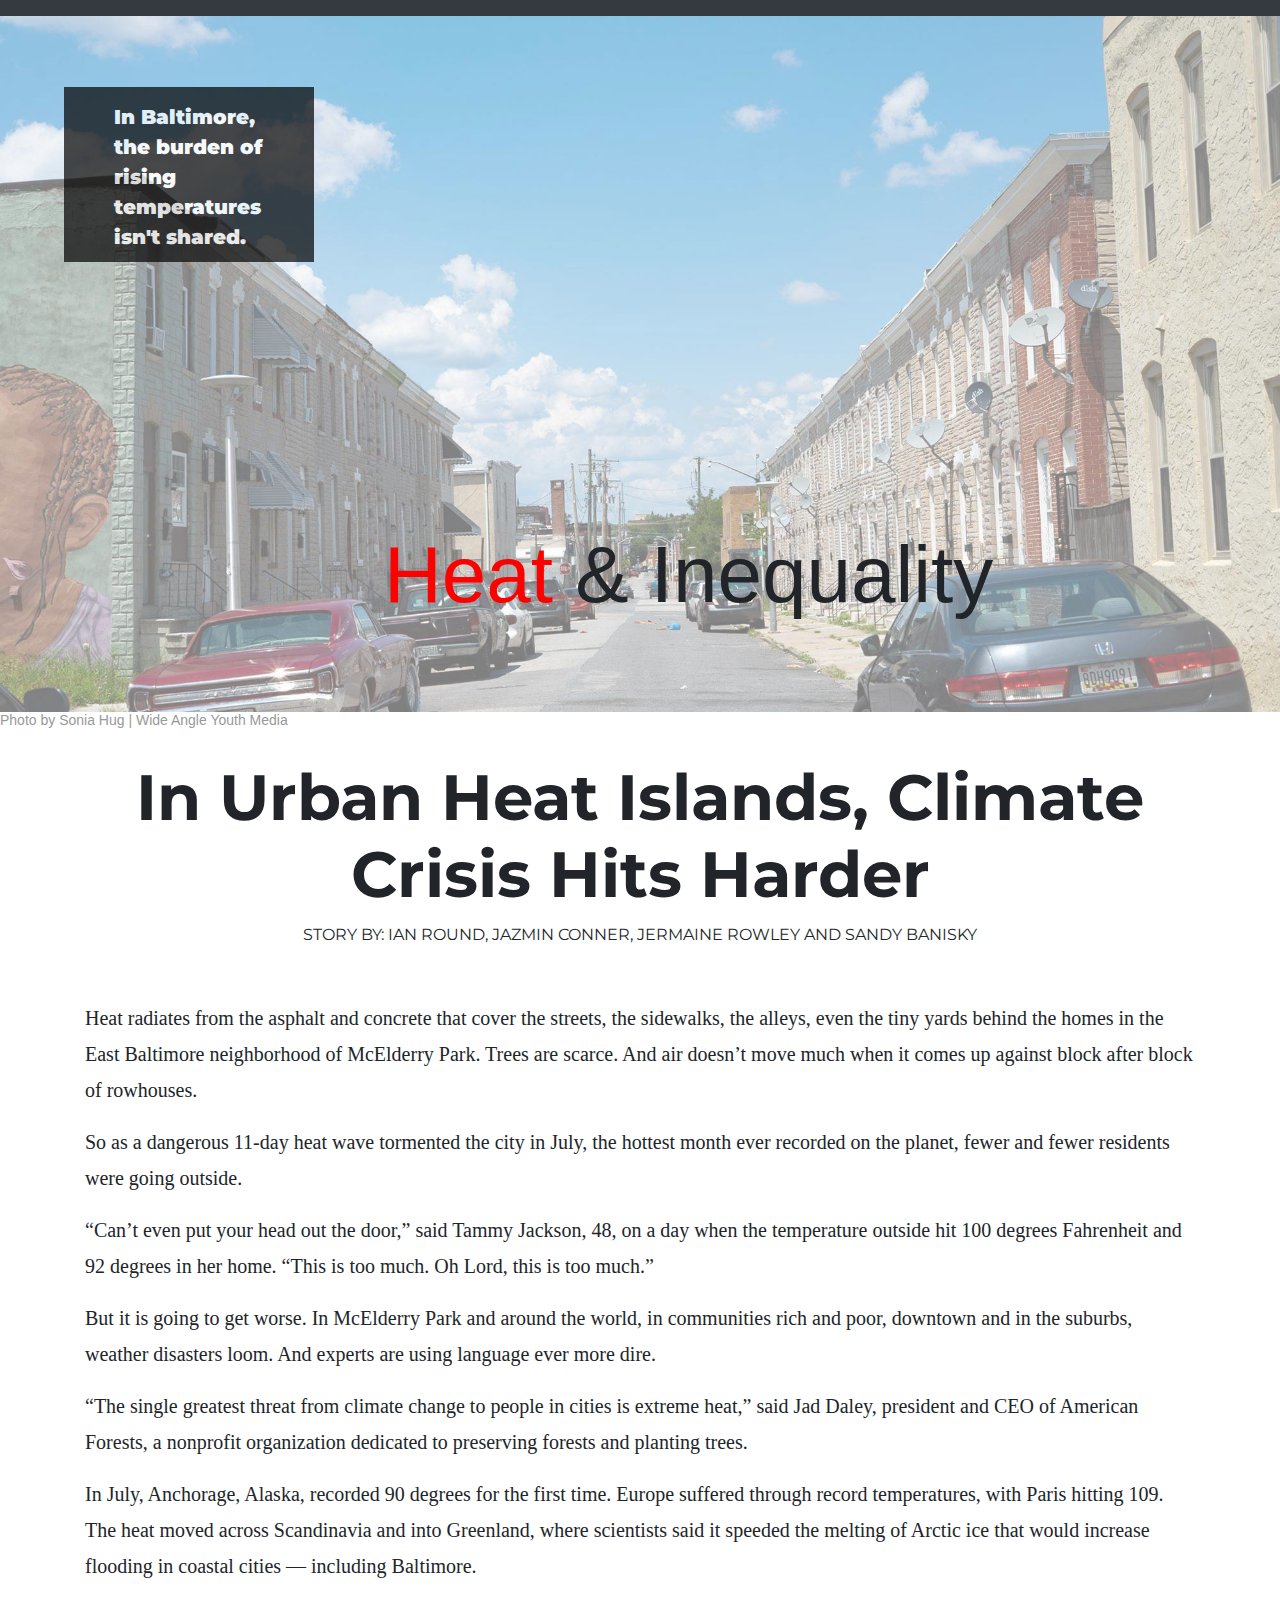
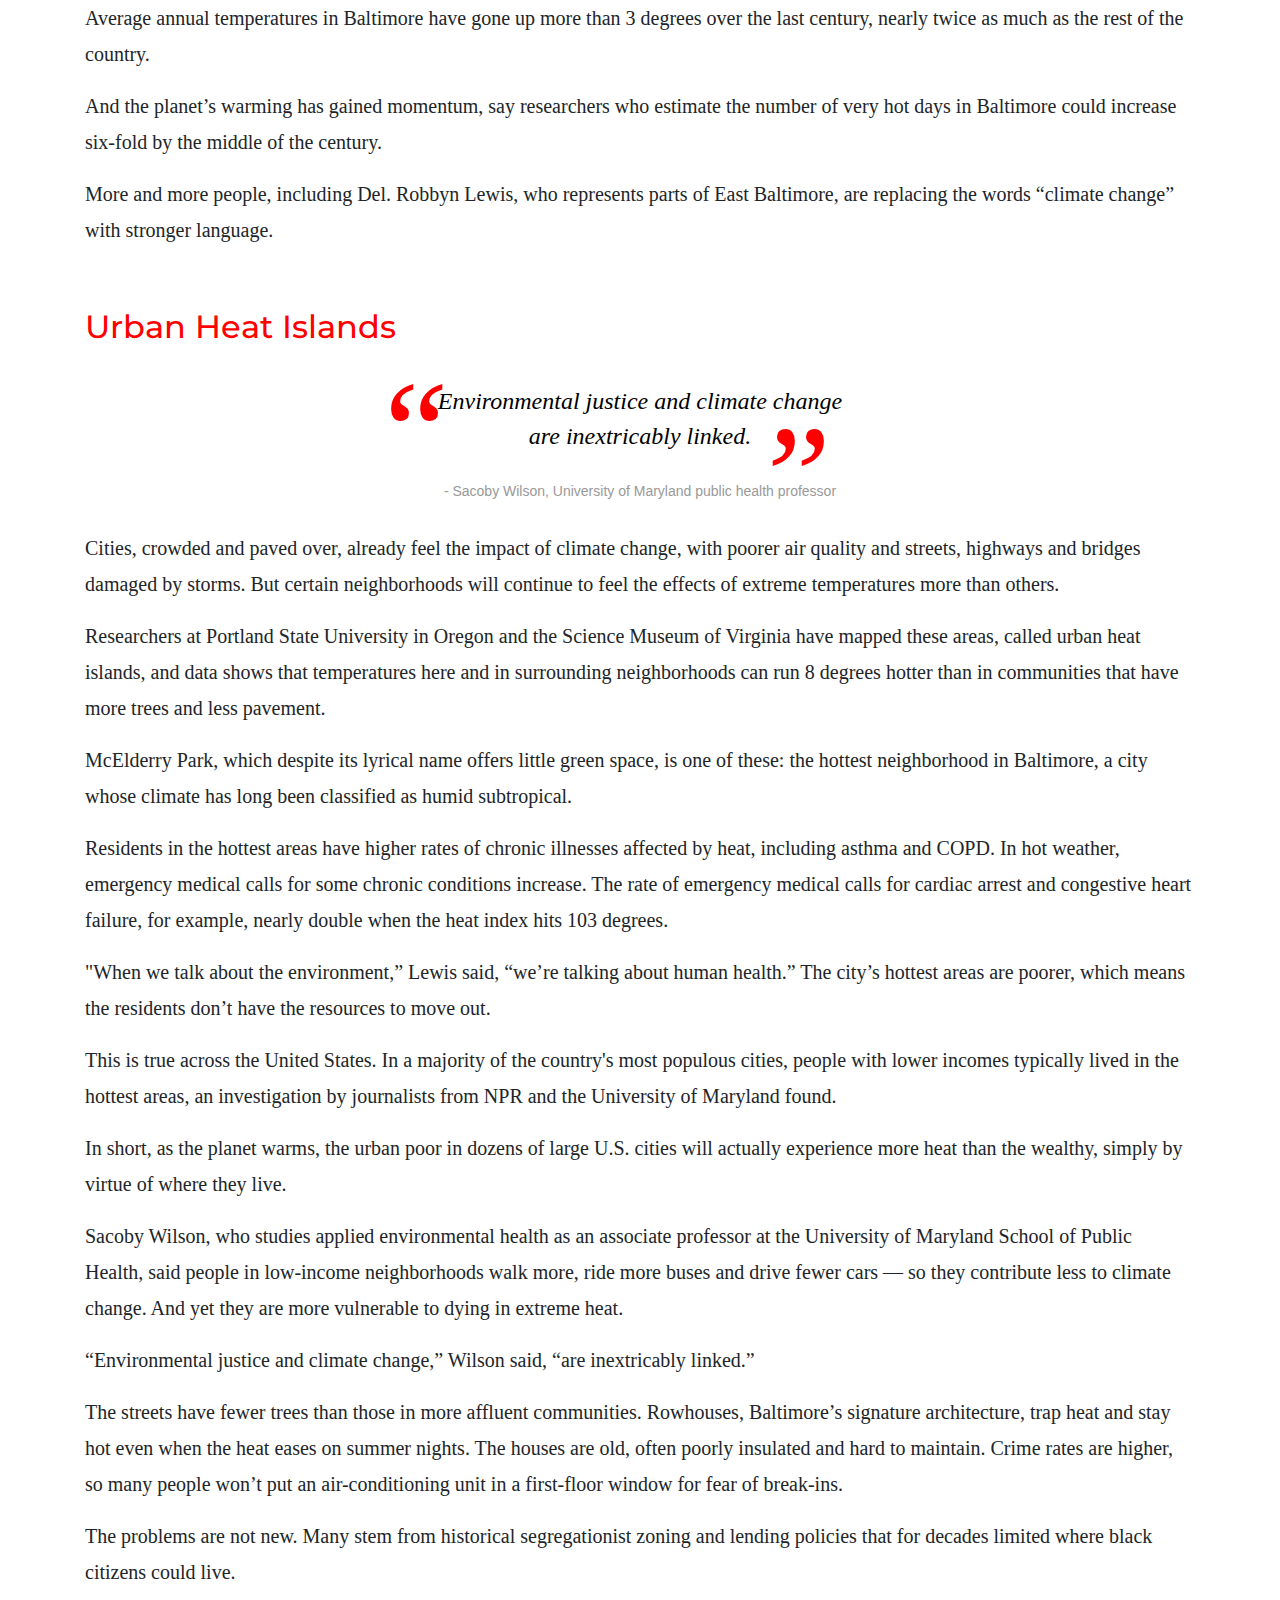
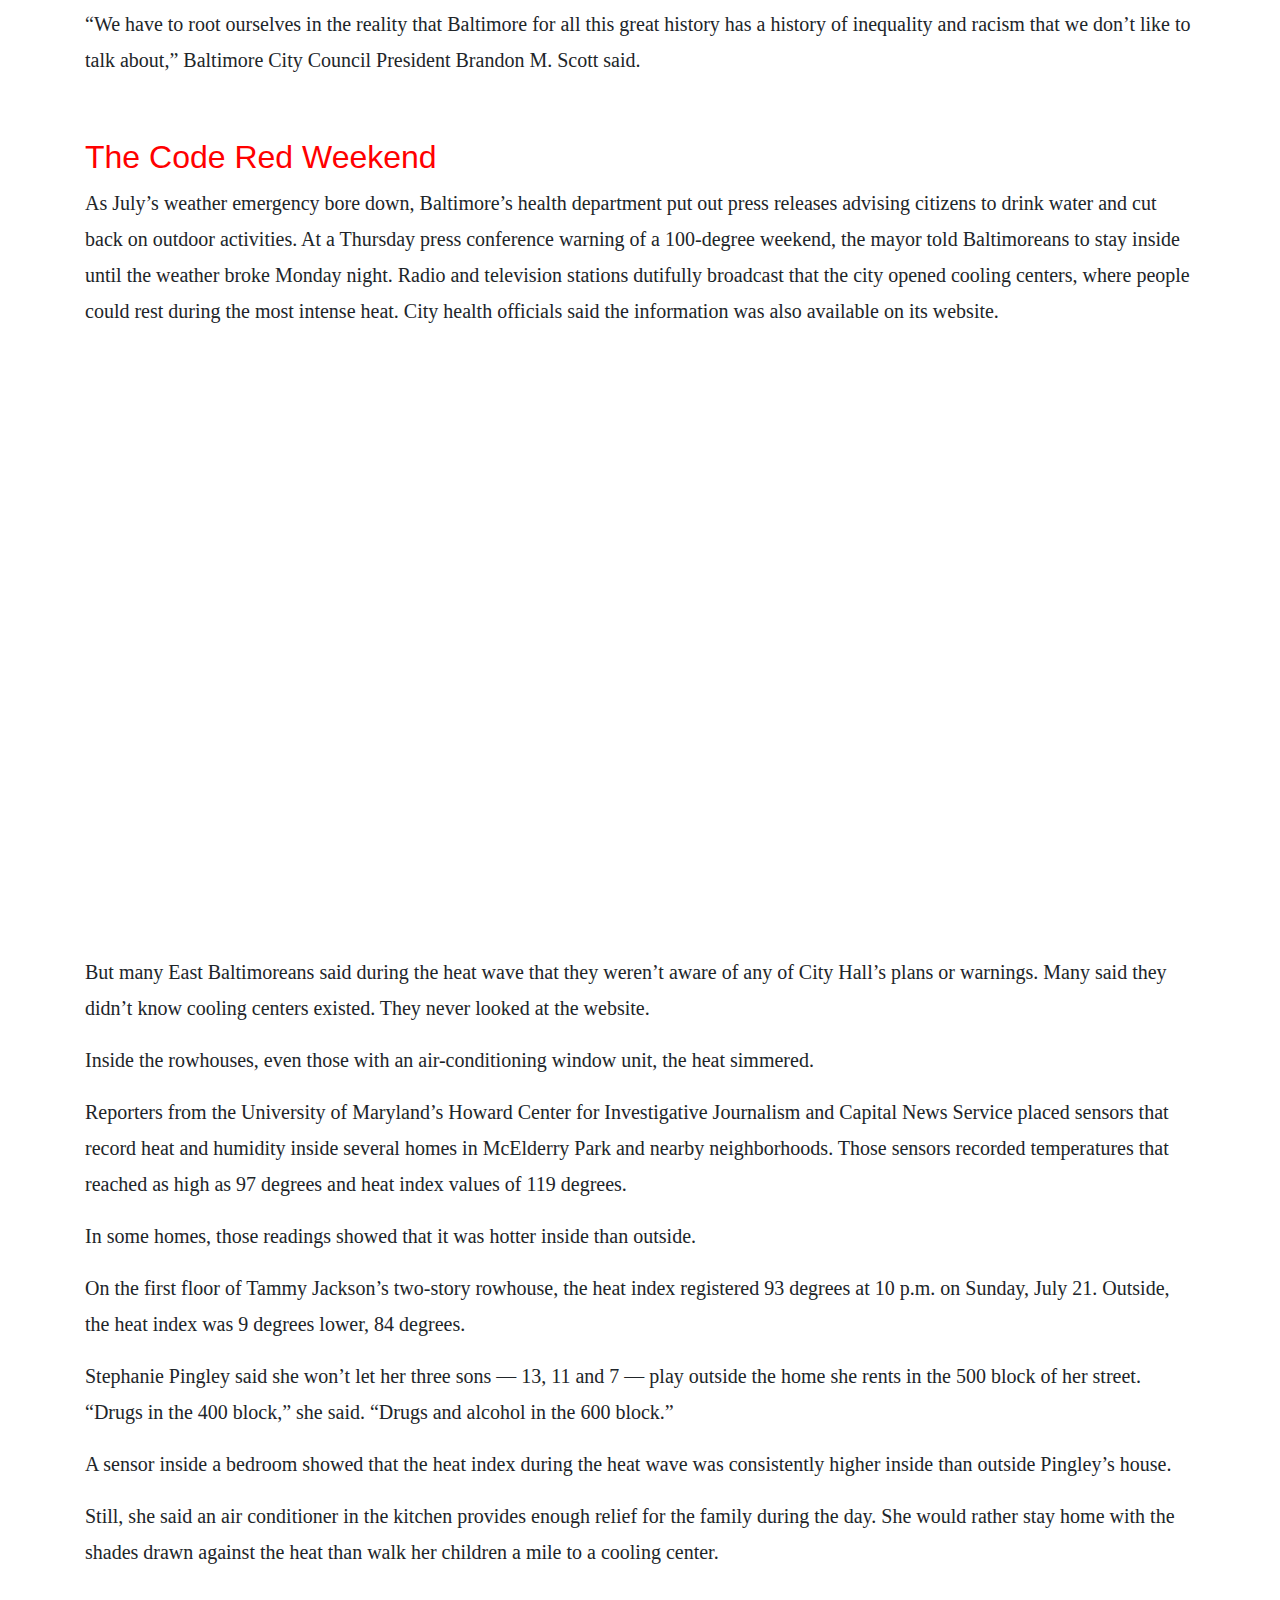
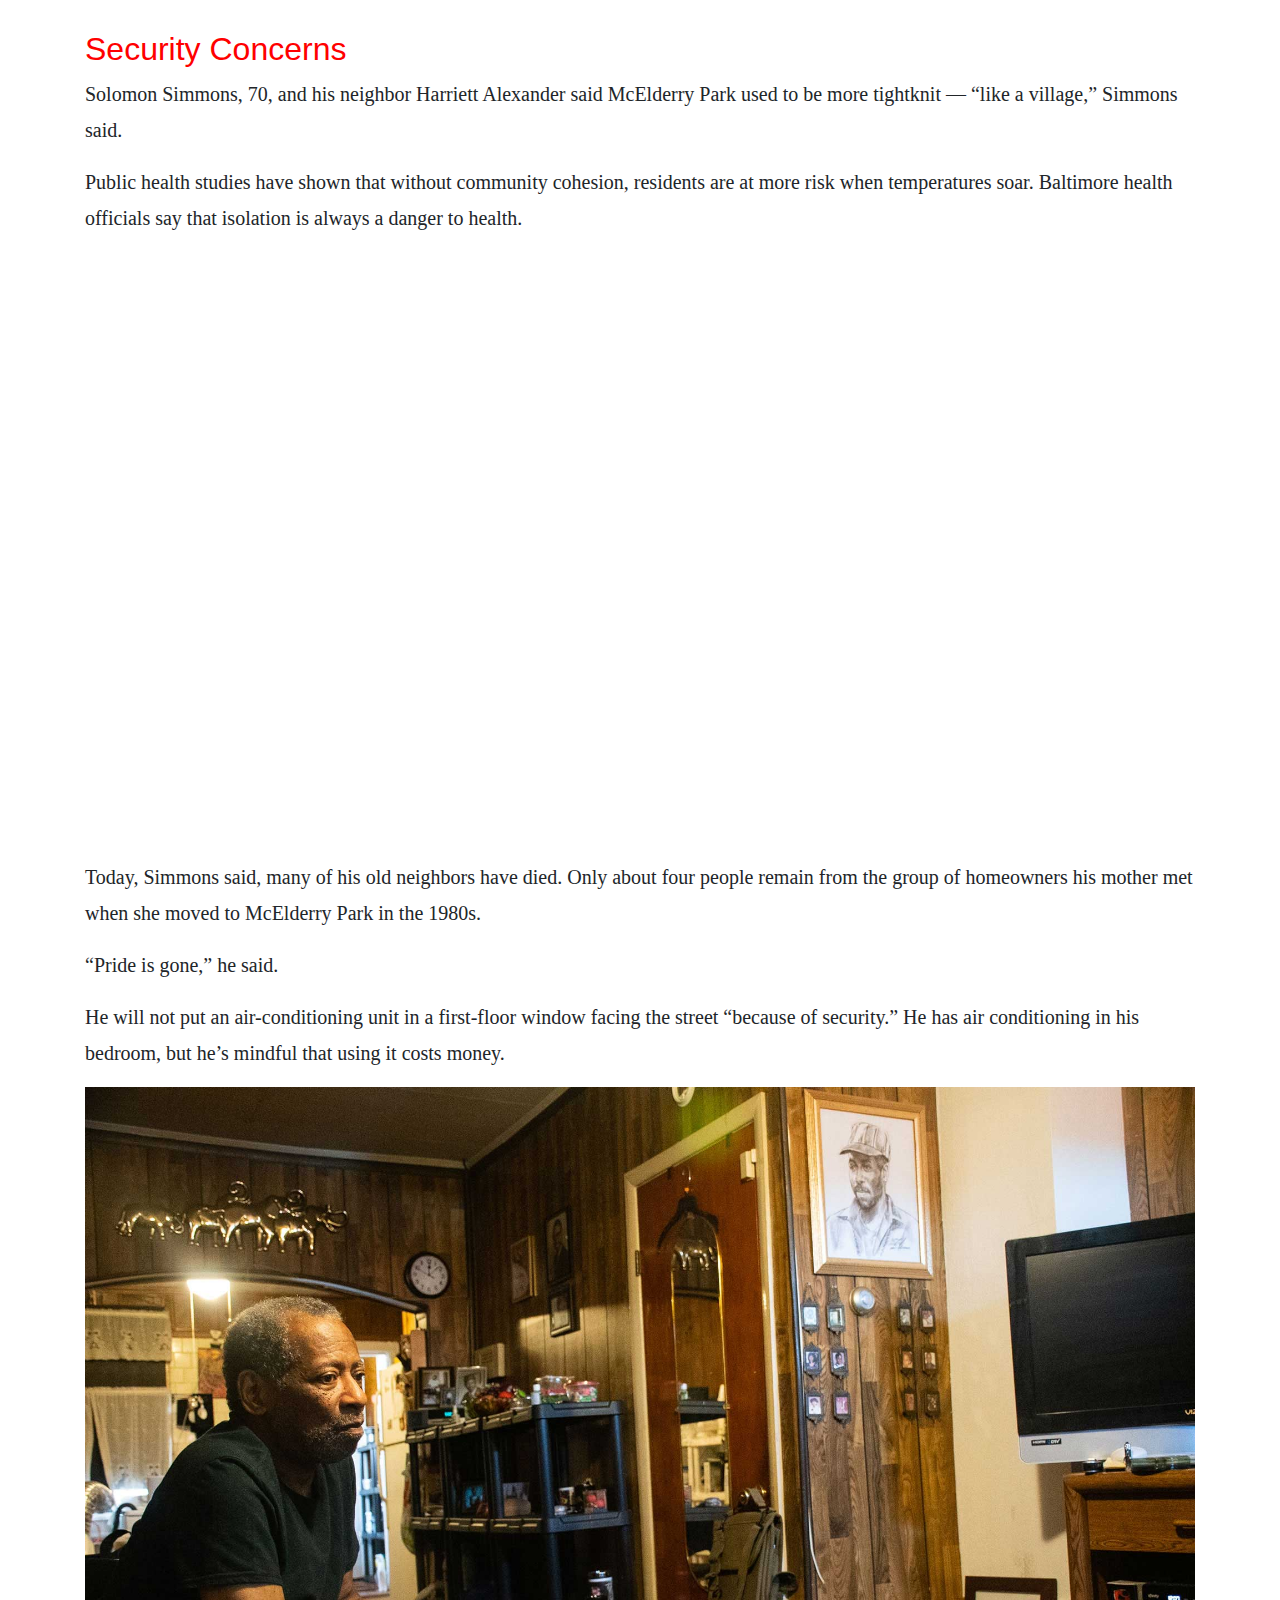
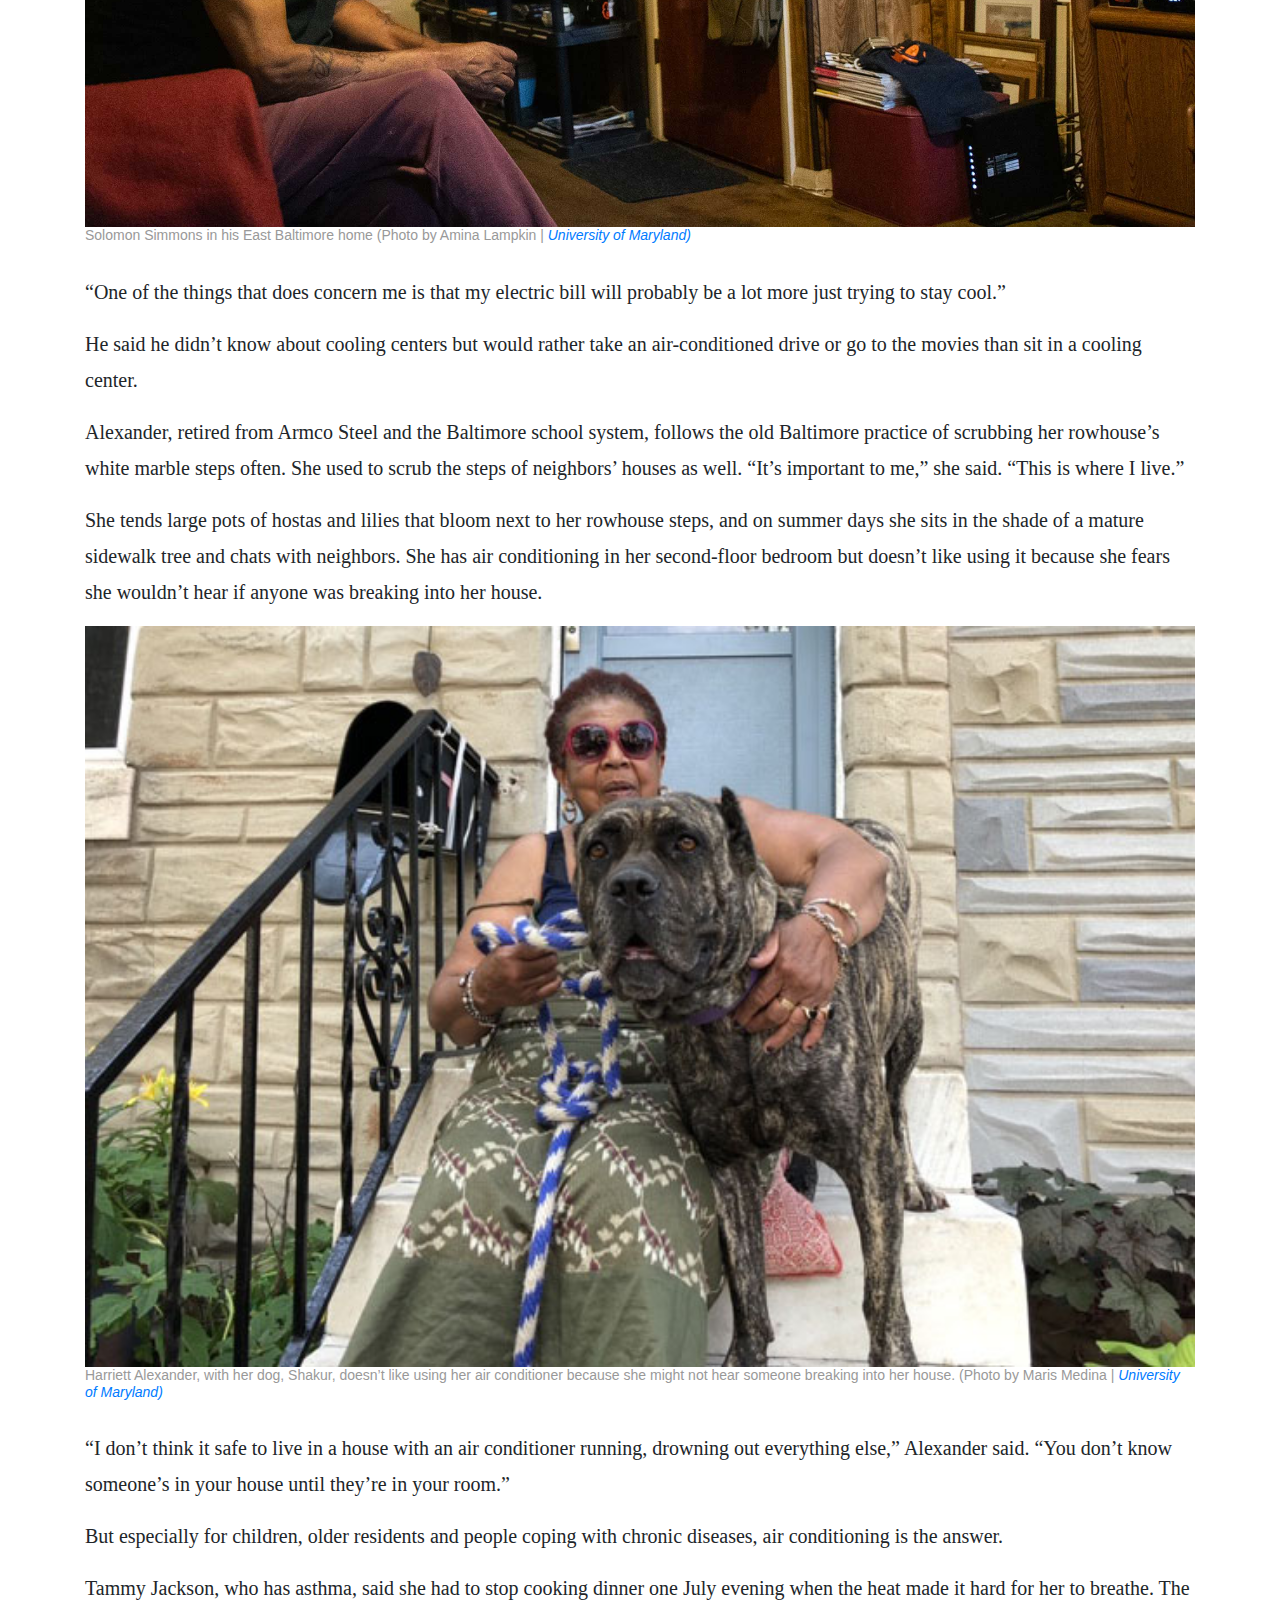
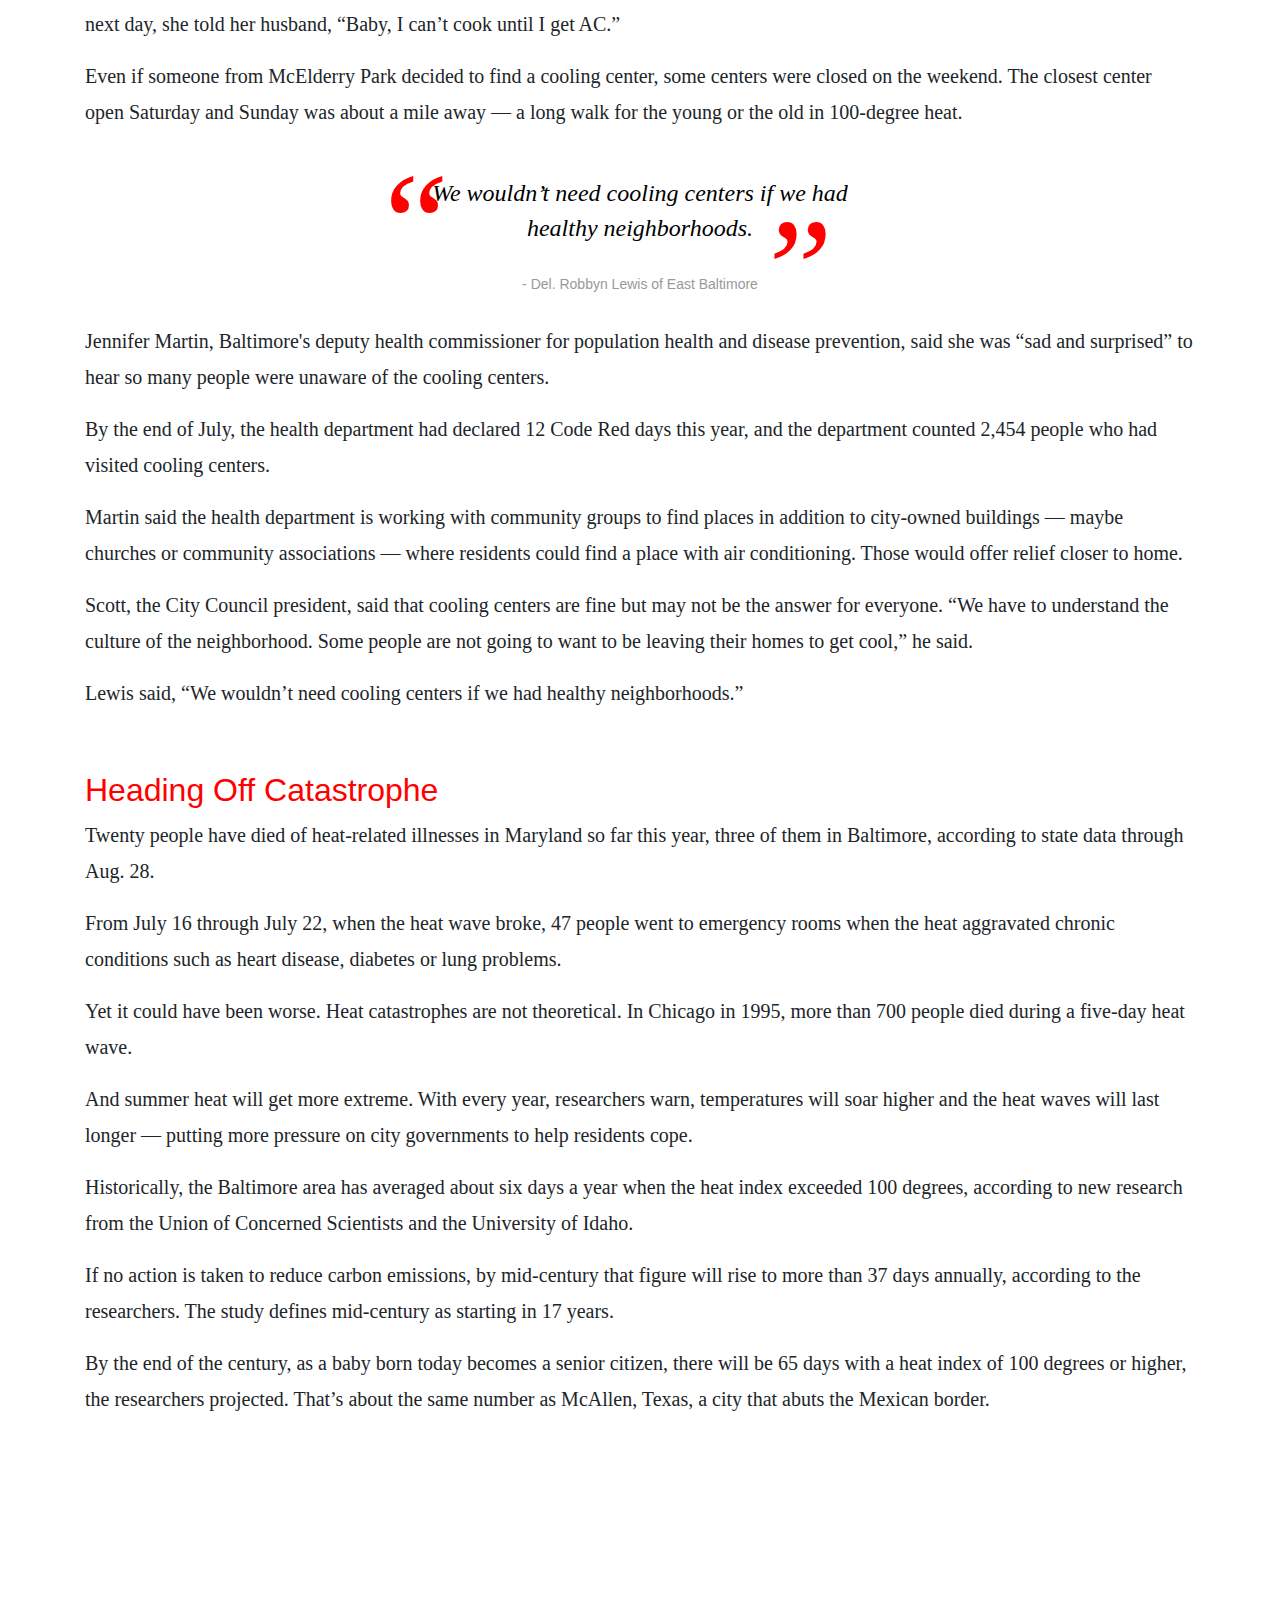
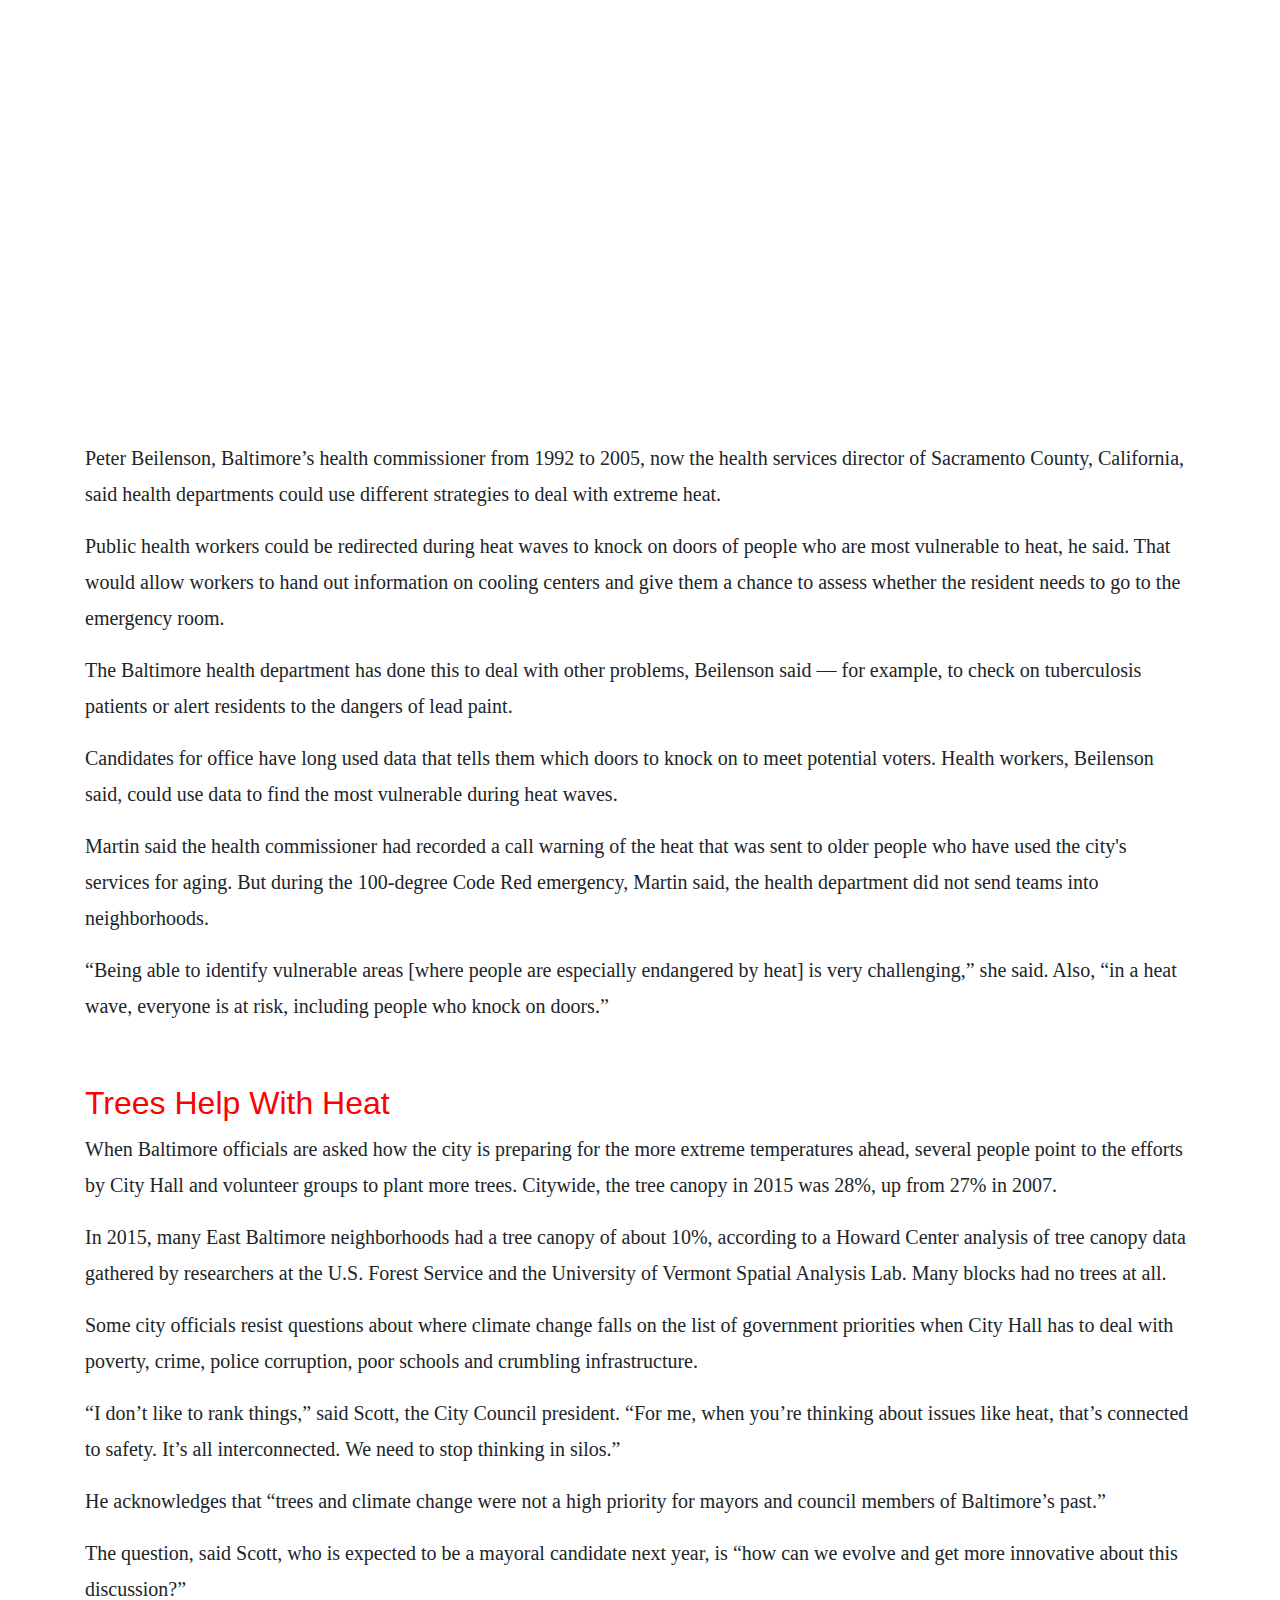
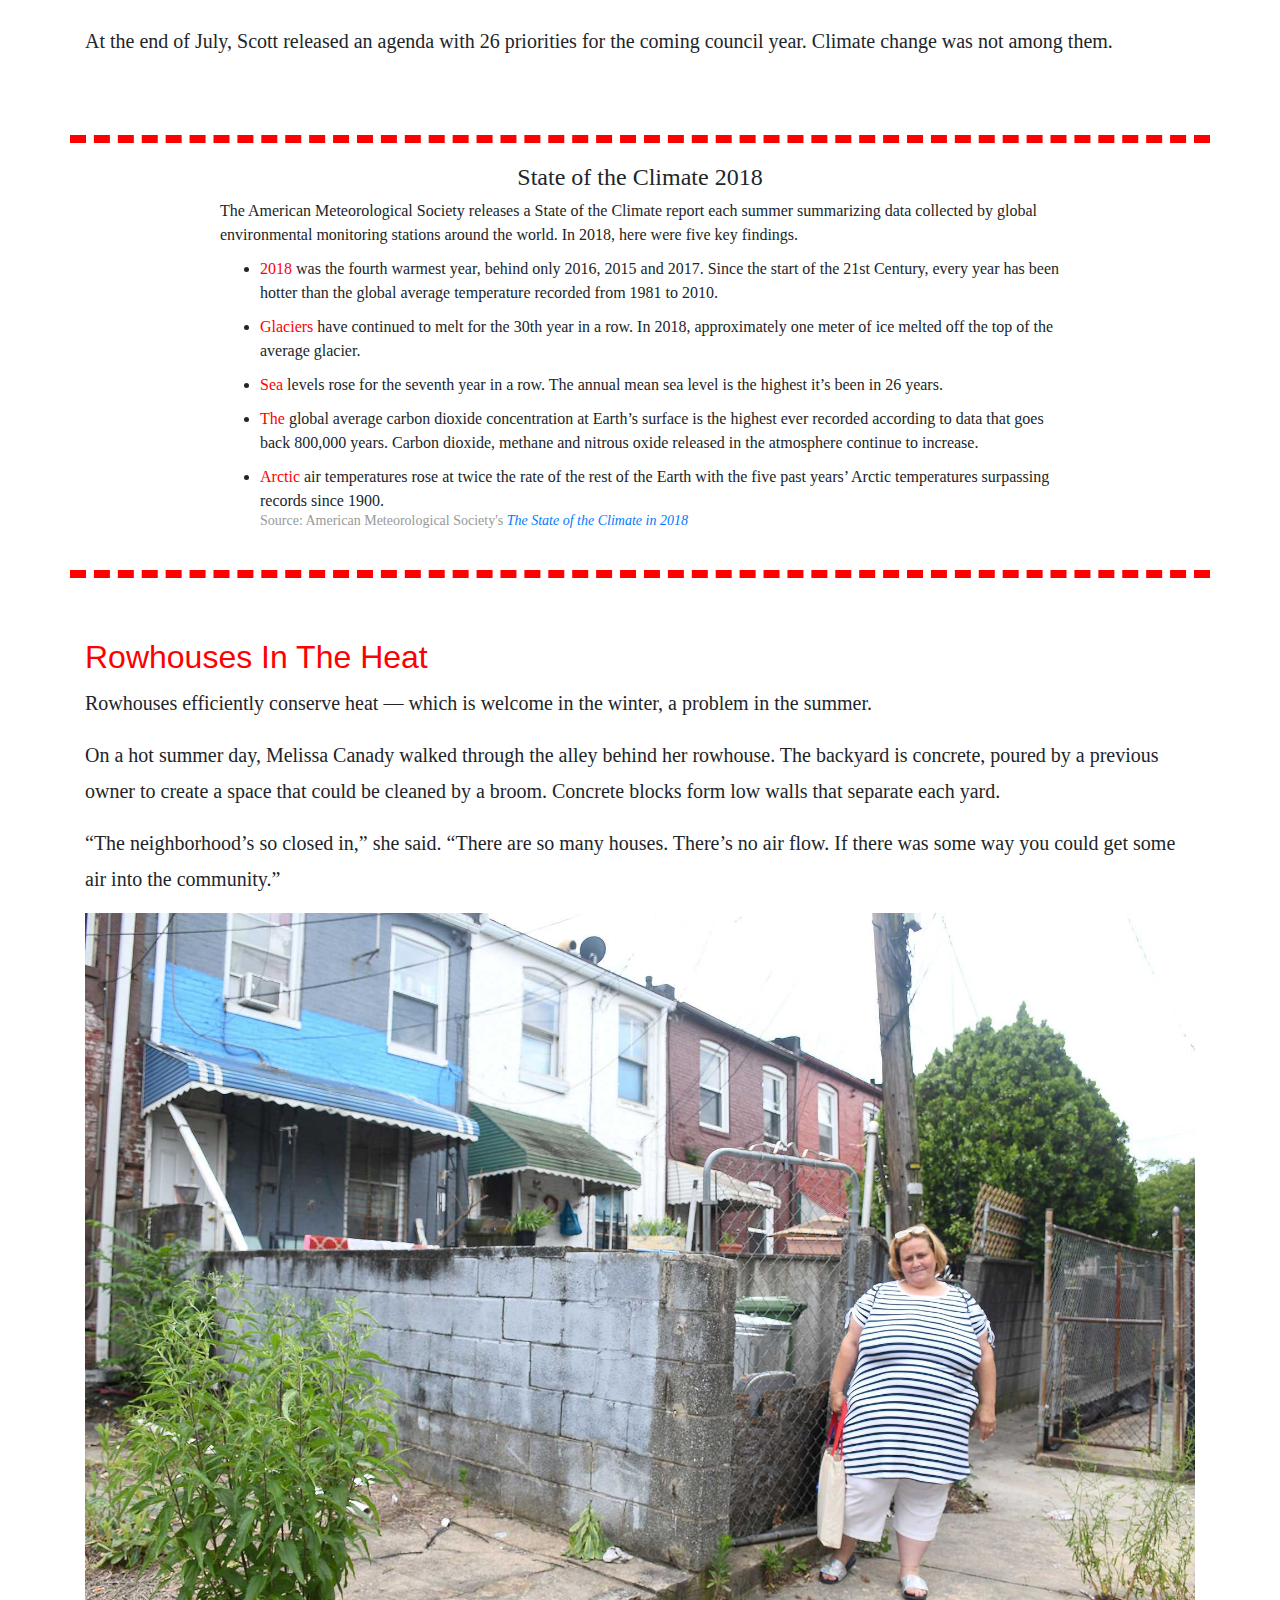
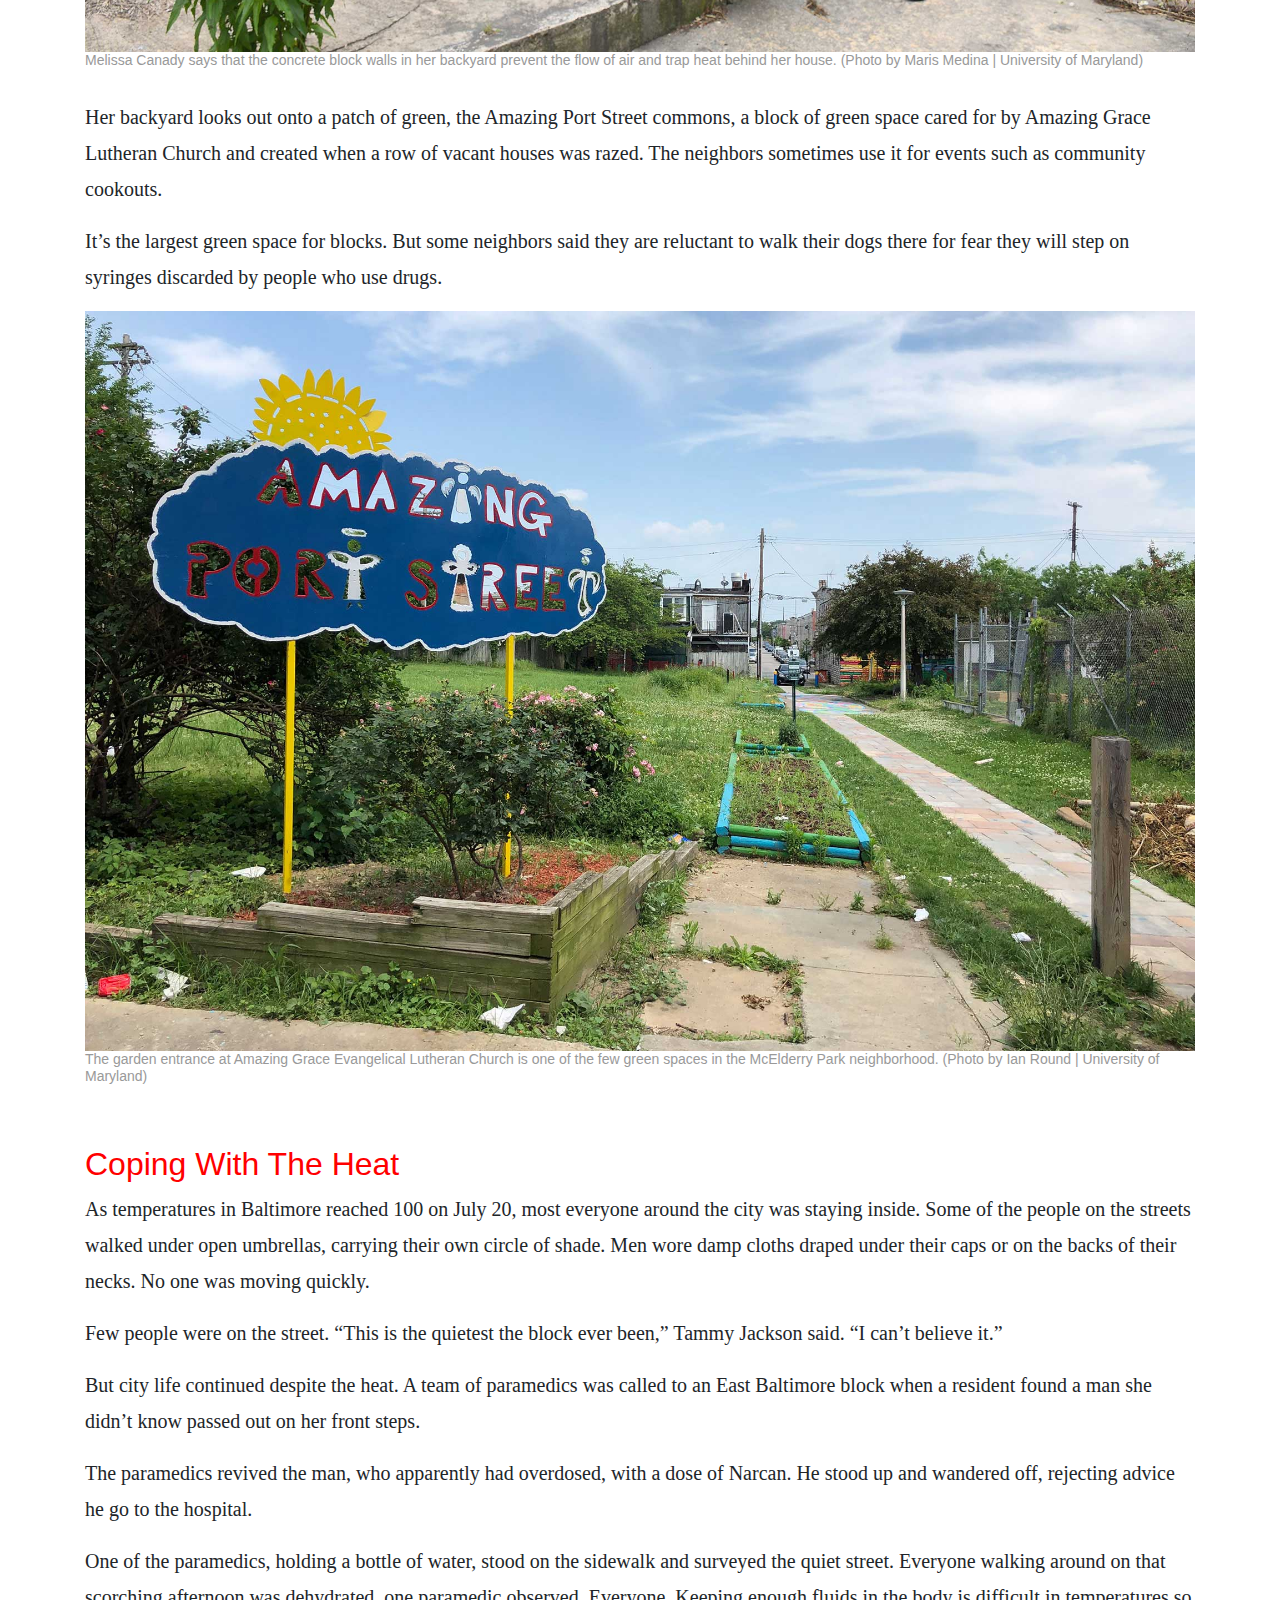
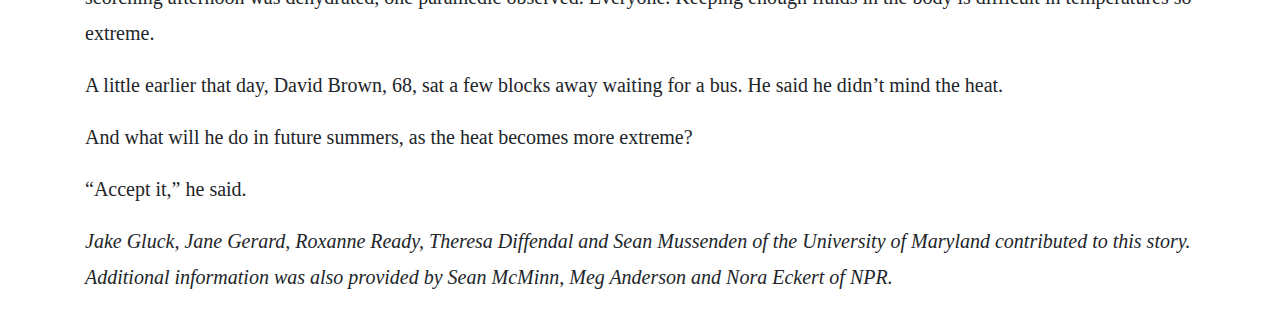
<file: climate-crisis-story/index.html>
<!doctype html>

<html lang="en">
<head>
  <meta charset="utf-8">
  <meta name="viewport" content="width=device-width, initial-scale=1, shrink-to-fit=no">

  <title>Heat and Inequality: In Baltimore, the burden of rising temperatures isn't shared</title>
  <meta name="description" content="Climate Crisis is about more than just rising temperatures. See how it is disproportionately affecting residents of Baltimore MD.">
  <meta name="author" content="Dom Acierno">

  <!-- Bootstrap CSS -->
<link rel="stylesheet" href="https://stackpath.bootstrapcdn.com/bootstrap/4.4.1/css/bootstrap.min.css" integrity="sha384-Vkoo8x4CGsO3+Hhxv8T/Q5PaXtkKtu6ug5TOeNV6gBiFeWPGFN9MuhOf23Q9Ifjh" crossorigin="anonymous">

<!--my local stylesheet-->
<link rel="stylesheet" type="text/css" href="style.css">

<link href="https://fonts.googleapis.com/css2?family=Montserrat:wght@300;400;500;700;800;900&display=swap" rel="stylesheet">


</head>


<body>

  <!-- NavBar -->
  <nav class="navbar navbar-expand-lg navbar-dark bg-dark">

  </nav>
  <!-- End NavBar -->

  <div class="image-container">
    <img src="images/sonia-hug-streetview.jpg" class="hero">
      <h3>Photo by Sonia Hug | Wide Angle Youth Media</h3>
        <div class="overlay">

          <div class="phrase"><strong>In Baltimore, the burden of rising temperatures isn't shared.</strong></div>

        </div>

            <div class="title-main"><span class="red">Heat</span> & Inequality</div>
  </div>


<div class="container">
  <h1 id="headline">In Urban Heat Islands, Climate Crisis Hits Harder</h1>

    <p id="byline">STORY BY: IAN ROUND, JAZMIN CONNER, JERMAINE ROWLEY AND SANDY BANISKY</p>

<p>Heat radiates from the asphalt and concrete that cover the streets, the sidewalks, the alleys, even the tiny yards behind the homes in the East Baltimore neighborhood of McElderry Park. Trees are scarce. And air doesn’t move much when it comes up against block after block of rowhouses.</p>

<p>So as a dangerous 11-day heat wave tormented the city in July, the hottest month ever recorded on the planet, fewer and fewer residents were going outside.</p>

<p>“Can’t even put your head out the door,” said Tammy Jackson, 48, on a day when the temperature outside hit 100 degrees Fahrenheit and 92 degrees in her home. “This is too much. Oh Lord, this is too much.”</p>

<p>But it is going to get worse. In McElderry Park and around the world, in communities rich and poor, downtown and in the suburbs, weather disasters loom. And experts are using language ever more dire.</p>

<p>“The single greatest threat from climate change to people in cities is extreme heat,” said Jad Daley, president and CEO of American Forests, a nonprofit organization dedicated to preserving forests and planting trees.</p>

<p>In July, Anchorage, Alaska, recorded 90 degrees for the first time. Europe suffered through record temperatures, with Paris hitting 109. The heat moved across Scandinavia and into Greenland, where scientists said it speeded the melting of Arctic ice that would increase flooding in coastal cities — including Baltimore.</p>

<p>Average annual temperatures in Baltimore have gone up more than 3 degrees over the last century, nearly twice as much as the rest of the country.</p>

<p>And the planet’s warming has gained momentum, say researchers who estimate the number of very hot days in Baltimore could increase six-fold by the middle of the century.</p>

<p>More and more people, including Del. Robbyn Lewis, who represents parts of East Baltimore, are replacing the words “climate change” with stronger language.</p>

  <div class="chapter">
    <h2 id="chapter headline">Urban Heat Islands</h2>
  </div>


<div class="pull-quote">
    <blockquote>Environmental justice and climate change are inextricably linked.</blockquote>
      <h3>- Sacoby Wilson, University of Maryland public health professor</h3>
</div>


<p>Cities, crowded and paved over, already feel the impact of climate change, with poorer air quality and streets, highways and bridges damaged by storms. But certain neighborhoods will continue to feel the effects of extreme temperatures more than others.
</p>

<p>Researchers at Portland State University in Oregon and the Science Museum of Virginia have mapped these areas, called urban heat islands, and data shows that temperatures here and in surrounding neighborhoods can run 8 degrees hotter than in communities that have more trees and less pavement.
</p>

<p>McElderry Park, which despite its lyrical name offers little green space, is one of these: the hottest neighborhood in Baltimore, a city whose climate has long been classified as humid subtropical.</p>

<p>Residents in the hottest areas have higher rates of chronic illnesses affected by heat, including asthma and COPD. In hot weather, emergency medical calls for some chronic conditions increase. The rate of emergency medical calls for cardiac arrest and congestive heart failure, for example, nearly double when the heat index hits 103 degrees.</p>

<p>"When we talk about the environment,” Lewis said, “we’re talking about human health.”
The city’s hottest areas are poorer, which means the residents don’t have the resources to move out.</p>

<p>This is true across the United States. In a majority of the country's most populous cities, people with lower incomes typically lived in the hottest areas, an investigation by journalists from NPR and the University of Maryland found.</p>

<p>In short, as the planet warms, the urban poor in dozens of large U.S. cities will actually experience more heat than the wealthy, simply by virtue of where they live.</p>

<p>Sacoby Wilson, who studies applied environmental health as an associate professor at the University of Maryland School of Public Health, said people in low-income neighborhoods walk more, ride more buses and drive fewer cars — so they contribute less to climate change. And yet they are more vulnerable to dying in extreme heat.</p>

<p>“Environmental justice and climate change,” Wilson said, “are inextricably linked.”</p>

<p>The streets have fewer trees than those in more affluent communities. Rowhouses, Baltimore’s signature architecture, trap heat and stay hot even when the heat eases on summer nights. The houses are old, often poorly insulated and hard to maintain. Crime rates are higher, so many people won’t put an air-conditioning unit in a first-floor window for fear of break-ins.</p>

<p>The problems are not new. Many stem from historical segregationist zoning and lending policies that for decades limited where black citizens could live.</p>

<p>“We have to root ourselves in the reality that Baltimore for all this great history has a history of inequality and racism that we don’t like to talk about,” Baltimore City Council President Brandon M. Scott said.</p>

  <h2>The Code Red Weekend</h2>

<p>As July’s weather emergency bore down, Baltimore’s health department put out press releases advising citizens to drink water and cut back on outdoor activities. At a Thursday press conference warning of a 100-degree weekend, the mayor told Baltimoreans to stay inside until the weather broke Monday night. Radio and television stations dutifully broadcast that the city opened cooling centers, where people could rest during the most intense heat. City health officials said the information was also available on its website.</p>

<div class="graphics">
  <iframe title="Indoor and Outdoor Heat Index During Baltimore Heat Wave, July 16-22, 2019 " aria-label="Grouped Bars" id="datawrapper-chart-yH3Iy" src="https://datawrapper.dwcdn.net/yH3Iy/2/" scrolling="no" frameborder="0" style="width: 0; min-width: 100% !important; border: none;" height="578"></iframe><script type="text/javascript">!function(){"use strict";window.addEventListener("message",(function(a){if(void 0!==a.data["datawrapper-height"])for(var e in a.data["datawrapper-height"]){var t=document.getElementById("datawrapper-chart-"+e)||document.querySelector("iframe[src*='"+e+"']");t&&(t.style.height=a.data["datawrapper-height"][e]+"px")}}))}();
  </script>
</div>

<p>But many East Baltimoreans said during the heat wave that they weren’t aware of any of City Hall’s plans or warnings. Many said they didn’t know cooling centers existed. They never looked at the website.</p>

<p>Inside the rowhouses, even those with an air-conditioning window unit, the heat simmered.</p>

<p>Reporters from the University of Maryland’s Howard Center for Investigative Journalism and Capital News Service placed sensors that record heat and humidity inside several homes in McElderry Park and nearby neighborhoods. Those sensors recorded temperatures that reached as high as 97 degrees and heat index values of 119 degrees.</p>

<p>In some homes, those readings showed that it was hotter inside than outside.</p>

<p>On the first floor of Tammy Jackson’s two-story rowhouse, the heat index registered 93 degrees at 10 p.m. on Sunday, July 21. Outside, the heat index was 9 degrees lower, 84 degrees.</p>

<p>Stephanie Pingley said she won’t let her three sons — 13, 11 and 7 — play outside the home she rents in the 500 block of her street. “Drugs in the 400 block,” she said. “Drugs and alcohol in the 600 block.”</p>

<p>A sensor inside a bedroom showed that the heat index during the heat wave was consistently higher inside than outside Pingley’s house.</p>

<p>Still, she said an air conditioner in the kitchen provides enough relief for the family during the day. She would rather stay home with the shades drawn against the heat than walk her children a mile to a cooling center.</p>

  <h2>Security Concerns</h2>

<p>Solomon Simmons, 70, and his neighbor Harriett Alexander said McElderry Park used to be more tightknit — “like a village,” Simmons said.</p>

<p>Public health studies have shown that without community cohesion, residents are at more risk when temperatures soar. Baltimore health officials say that isolation is always a danger to health.</p>

<div class="row">
  <div class="col-md-6">
    <iframe class="graphic" title="The relationship between summer temperature and poverty in Baltimore" aria-label="Scatter Plot" id="datawrapper-chart-Es9S6" src="https://datawrapper.dwcdn.net/Es9S6/1/" scrolling="no" frameborder="0" style="width: 0; min-width: 100% !important; border: none;" height="600"></iframe><script type="text/javascript">!function(){"use strict";window.addEventListener("message",function(a){if(void 0!==a.data["datawrapper-height"])for(var e in a.data["datawrapper-height"]){var t=document.getElementById("datawrapper-chart-"+e)||document.querySelector("iframe[src*='"+e+"']");t&&(t.style.height=a.data["datawrapper-height"][e]+"px")}})}();</script>
  </div>

  <div class="col-md-6">
    <iframe  class="graphic" title="Summer temperature and violence" aria-label="Scatter Plot" id="datawrapper-chart-45M4X" src="https://datawrapper.dwcdn.net/45M4X/1/" scrolling="no" frameborder="0" style="width: 0; min-width: 100% !important; border: none;" height="600"></iframe><script type="text/javascript">!function(){"use strict";window.addEventListener("message",function(a){if(void 0!==a.data["datawrapper-height"])for(var e in a.data["datawrapper-height"]){var t=document.getElementById("datawrapper-chart-"+e)||document.querySelector("iframe[src*='"+e+"']");t&&(t.style.height=a.data["datawrapper-height"][e]+"px")}})}();</script>
  </div>

</div>

<p>Today, Simmons said, many of his old neighbors have died. Only about four people remain from the group of homeowners his mother met when she moved to McElderry Park in the 1980s.</p>

<p>“Pride is gone,” he said.</p>

<p>He will not put an air-conditioning unit in a first-floor window facing the street “because of security.” He has air conditioning in his bedroom, but he’s mindful that using it costs money.</p>

<div class="image-container">
  <img src="images/solomon-simmons.jpg" class="hero-image">
    <h3>Solomon Simmons in his East Baltimore home (Photo by Amina Lampkin | <a href="https://www.umd.edu/">University of Maryland)</a></h3>
</div>

<p>“One of the things that does concern me is that my electric bill will probably be a lot more just trying to stay cool.”</p>

<p>He said he didn’t know about cooling centers but would rather take an air-conditioned drive or go to the movies than sit in a cooling center.</p>

<p>Alexander, retired from Armco Steel and the Baltimore school system, follows the old Baltimore practice of scrubbing her rowhouse’s white marble steps often. She used to scrub the steps of neighbors’ houses as well. “It’s important to me,” she said. “This is where I live.”</p>

<p>She tends large pots of hostas and lilies that bloom next to her rowhouse steps, and on summer days she sits in the shade of a mature sidewalk tree and chats with neighbors. She has air conditioning in her second-floor bedroom but doesn’t like using it because she fears she wouldn’t hear if anyone was breaking into her house.</p>

<div class="image-container">
  <img src="images/harriett-alexander.jpg" class="hero-image">
    <h3>Harriett Alexander, with her dog, Shakur, doesn’t like using her air conditioner because she might not hear someone breaking into her house. (Photo by Maris Medina | <a href="https://www.umd.edu/">University of Maryland)</a></h3>
</div>

<p>“I don’t think it safe to live in a house with an air conditioner running, drowning out everything else,” Alexander said. “You don’t know someone’s in your house until they’re in your room.”</p>

<p>But especially for children, older residents and people coping with chronic diseases, air conditioning is the answer.</p>

<p>Tammy Jackson, who has asthma, said she had to stop cooking dinner one July evening when the heat made it hard for her to breathe. The next day, she told her husband, “Baby, I can’t cook until I get AC.”</p>

<p>Even if someone from McElderry Park decided to find a cooling center, some centers were closed on the weekend. The closest center open Saturday and Sunday was about a mile away — a long walk for the young or the old in 100-degree heat.</p>

<div class="pull-quote">
    <blockquote>We wouldn’t need cooling centers if we had healthy neighborhoods.</blockquote>
      <h3>- Del. Robbyn Lewis of East Baltimore</h3>
</div>

<p>Jennifer Martin, Baltimore's deputy health commissioner for population health and disease prevention, said she was “sad and surprised” to hear so many people were unaware of the cooling centers.</p>

<p>By the end of July, the health department had declared 12 Code Red days this year, and the department counted 2,454 people who had visited cooling centers.</p>

<p>Martin said the health department is working with community groups to find places in addition to city-owned buildings — maybe churches or community associations — where residents could find a place with air conditioning. Those would offer relief closer to home.</p>

<p>Scott, the City Council president, said that cooling centers are fine but may not be the answer for everyone. “We have to understand the culture of the neighborhood. Some people are not going to want to be leaving their homes to get cool,” he said.</p>

<p>Lewis said, “We wouldn’t need cooling centers if we had healthy neighborhoods.”</p>

  <h2>Heading Off Catastrophe</h2>

<p>Twenty people have died of heat-related illnesses in Maryland so far this year, three of them in Baltimore, according to state data through Aug. 28.</p>

<p>From July 16 through July 22, when the heat wave broke, 47 people went to emergency rooms when the heat aggravated chronic conditions such as heart disease, diabetes or lung problems.</p>

<p>Yet it could have been worse. Heat catastrophes are not theoretical. In Chicago in 1995, more than 700 people died during a five-day heat wave.</p>

<p>And summer heat will get more extreme. With every year, researchers warn, temperatures will soar higher and the heat waves will last longer — putting more pressure on city governments to help residents cope.</p>

<p>Historically, the Baltimore area has averaged about six days a year when the heat index exceeded 100 degrees, according to new research from the Union of Concerned Scientists and the University of Idaho.</p>

<p>If no action is taken to reduce carbon emissions, by mid-century that figure will rise to more than 37 days annually, according to the researchers. The study defines mid-century as starting in 17 years.</p>

<p>By the end of the century, as a baby born today becomes a senior citizen, there will be 65 days with a heat index of 100 degrees or higher, the researchers projected. That’s about the same number as McAllen, Texas, a city that abuts the Mexican border.</p>

<iframe title="Projected number of extreme heat events in Maryland in 2040" aria-label="USA maryland counties choropleth map" id="datawrapper-chart-aZV7f" src="https://datawrapper.dwcdn.net/aZV7f/1/" scrolling="no" frameborder="0" style="width: 0; min-width: 100% !important; border: none;" height="600"></iframe><script type="text/javascript">!function(){"use strict";window.addEventListener("message",function(a){if(void 0!==a.data["datawrapper-height"])for(var e in a.data["datawrapper-height"]){var t=document.getElementById("datawrapper-chart-"+e)||document.querySelector("iframe[src*='"+e+"']");t&&(t.style.height=a.data["datawrapper-height"][e]+"px")}})}();</script>

<p>Peter Beilenson, Baltimore’s health commissioner from 1992 to 2005, now the health services director of Sacramento County, California, said health departments could use different strategies to deal with extreme heat.</p>

<p>Public health workers could be redirected during heat waves to knock on doors of people who are most vulnerable to heat, he said. That would allow workers to hand out information on cooling centers and give them a chance to assess whether the resident needs to go to the emergency room.</p>

<p>The Baltimore health department has done this to deal with other problems, Beilenson said — for example, to check on tuberculosis patients or alert residents to the dangers of lead paint.</p>

<p>Candidates for office have long used data that tells them which doors to knock on to meet potential voters. Health workers, Beilenson said, could use data to find the most vulnerable during heat waves.</p>

<p>Martin said the health commissioner had recorded a call warning of the heat that was sent to older people who have used the city's services for aging. But during the 100-degree Code Red emergency, Martin said, the health department did not send teams into neighborhoods.</p>
<p>“Being able to identify vulnerable areas [where people are especially endangered by heat] is very challenging,” she said. Also, “in a heat wave, everyone is at risk, including people who knock on doors.”</p>

  <h2>Trees Help With Heat</h2>

<p>When Baltimore officials are asked how the city is preparing for the more extreme temperatures ahead, several people point to the efforts by City Hall and volunteer groups to plant more trees. Citywide, the tree canopy in 2015 was 28%, up from 27% in 2007.</p>

<p>In 2015, many East Baltimore neighborhoods had a tree canopy of about 10%, according to a Howard Center analysis of tree canopy data gathered by researchers at the U.S. Forest Service and the University of Vermont Spatial Analysis Lab. Many blocks had no trees at all.</p>

<p>Some city officials resist questions about where climate change falls on the list of government priorities when City Hall has to deal with poverty, crime, police corruption, poor schools and crumbling infrastructure.</p>

<p>“I don’t like to rank things,” said Scott, the City Council president. “For me, when you’re thinking about issues like heat, that’s connected to safety. It’s all interconnected. We need to stop thinking in silos.”</p>

<p>He acknowledges that “trees and climate change were not a high priority for mayors and council members of Baltimore’s past.”</p>

<p>The question, said Scott, who is expected to be a mayoral candidate next year, is “how can we evolve and get more innovative about this discussion?”</p>

<p>At the end of July, Scott released an agenda with 26 priorities for the coming council year. Climate change was not among them.</p>

<div class="row">
  <div id="sidebar">
    <h4>State of the Climate 2018</h4>

    The American Meteorological Society releases a State of the Climate report each summer summarizing data collected by global environmental monitoring stations around the world. In 2018, here were five key findings.
    <ul>

      <li><span class="red">2018</span> was the fourth warmest year, behind only 2016, 2015 and 2017. Since the start of the 21st Century, every year has been hotter than the global average temperature recorded from 1981 to 2010.</li>

      <li><span class="red">Glaciers</span> have continued to melt for the 30th year in a row. In 2018, approximately one meter of ice melted off the top of the average glacier.</li>

      <li><span class="red">Sea</span> levels rose for the seventh year in a row. The annual mean sea level is the highest it’s been in 26 years.</li>

      <li><span class="red">The</span> global average carbon dioxide concentration at Earth’s surface is the highest ever recorded according to data that goes back 800,000 years. Carbon dioxide, methane and nitrous oxide released in the atmosphere continue to increase.</li>

      <li><span class="red">Arctic</span> air temperatures rose at twice the rate of the rest of the Earth with the five past years’ Arctic temperatures surpassing records since 1900.</li>

    <h3>Source: American Meteorological Society's <a href="https://www.ametsoc.org/index.cfm/ams/publications/bulletin-of-the-american-meteorological-society-bams/state-of-the-climate/">The State of the Climate in 2018</a></h3>
  </div>
</div>

  <h2>Rowhouses In The Heat</h2>

<p>Rowhouses efficiently conserve heat — which is welcome in the winter, a problem in the summer.</p>

<p>On a hot summer day, Melissa Canady walked through the alley behind her rowhouse. The backyard is concrete, poured by a previous owner to create a space that could be cleaned by a broom. Concrete blocks form low walls that separate each yard.</p>

<p>“The neighborhood’s so closed in,” she said. “There are so many houses. There’s no air flow. If there was some way you could get some air into the community.”</p>

<div class="image-container">
  <img src="images/melissa-candy.jpg" class="hero-image">
    <h3>Melissa Canady says that the concrete block walls in her backyard prevent the flow of air and trap heat behind her house. (Photo by Maris Medina | University of Maryland)</h3>
</div>

<p>Her backyard looks out onto a patch of green, the Amazing Port Street commons, a block of green space cared for by Amazing Grace Lutheran Church and created when a row of vacant houses was razed. The neighbors sometimes use it for events such as community cookouts.</p>

<p>It’s the largest green space for blocks. But some neighbors said they are reluctant to walk their dogs there for fear they will step on syringes discarded by people who use drugs.</p>

<div class="image-container">
  <img src="images/amazing-grace-garden.jpg" class="hero-image">
    <h3>The garden entrance at Amazing Grace Evangelical Lutheran Church is one of the few green spaces in the McElderry Park neighborhood. (Photo by Ian Round | University of Maryland) </h3>
</div>

  <h2>Coping With The Heat</h2>

<p>As temperatures in Baltimore reached 100 on July 20, most everyone around the city was staying inside. Some of the people on the streets walked under open umbrellas, carrying their own circle of shade. Men wore damp cloths draped under their caps or on the backs of their necks. No one was moving quickly.</p>

<p>Few people were on the street. “This is the quietest the block ever been,” Tammy Jackson said. “I can’t believe it.”</p>

<p>But city life continued despite the heat. A team of paramedics was called to an East Baltimore block when a resident found a man she didn’t know passed out on her front steps.</p>

<p>The paramedics revived the man, who apparently had overdosed, with a dose of Narcan. He stood up and wandered off, rejecting advice he go to the hospital.</p>

<p>One of the paramedics, holding a bottle of water, stood on the sidewalk and surveyed the quiet street. Everyone walking around on that scorching afternoon was dehydrated, one paramedic observed. Everyone. Keeping enough fluids in the body is difficult in temperatures so extreme.</p>

<p>A little earlier that day, David Brown, 68, sat a few blocks away waiting for a bus. He said he didn’t mind the heat.</p>

<p>And what will he do in future summers, as the heat becomes more extreme?</p>

<p>“Accept it,” he said.</p>

<div id=mentions>
  <p>Jake Gluck, Jane Gerard, Roxanne Ready, Theresa Diffendal and Sean Mussenden of the University of Maryland contributed to this story. Additional information was also provided by Sean McMinn, Meg Anderson and Nora Eckert of NPR.</p>
</div>


</div>

  <!-- jQuery first, then Popper.js, then Bootstrap JS -->
  <script src="https://code.jquery.com/jquery-3.4.1.slim.min.js" integrity="sha384-J6qa4849blE2+poT4WnyKhv5vZF5SrPo0iEjwBvKU7imGFAV0wwj1yYfoRSJoZ+n" crossorigin="anonymous"></script>
  <script src="https://cdn.jsdelivr.net/npm/popper.js@1.16.0/dist/umd/popper.min.js" integrity="sha384-Q6E9RHvbIyZFJoft+2mJbHaEWldlvI9IOYy5n3zV9zzTtmI3UksdQRVvoxMfooAo" crossorigin="anonymous"></script>
  <script src="https://stackpath.bootstrapcdn.com/bootstrap/4.4.1/js/bootstrap.min.js" integrity="sha384-wfSDF2E50Y2D1uUdj0O3uMBJnjuUD4Ih7YwaYd1iqfktj0Uod8GCExl3Og8ifwB6" crossorigin="anonymous"></script>



</body>
</html>
</file>
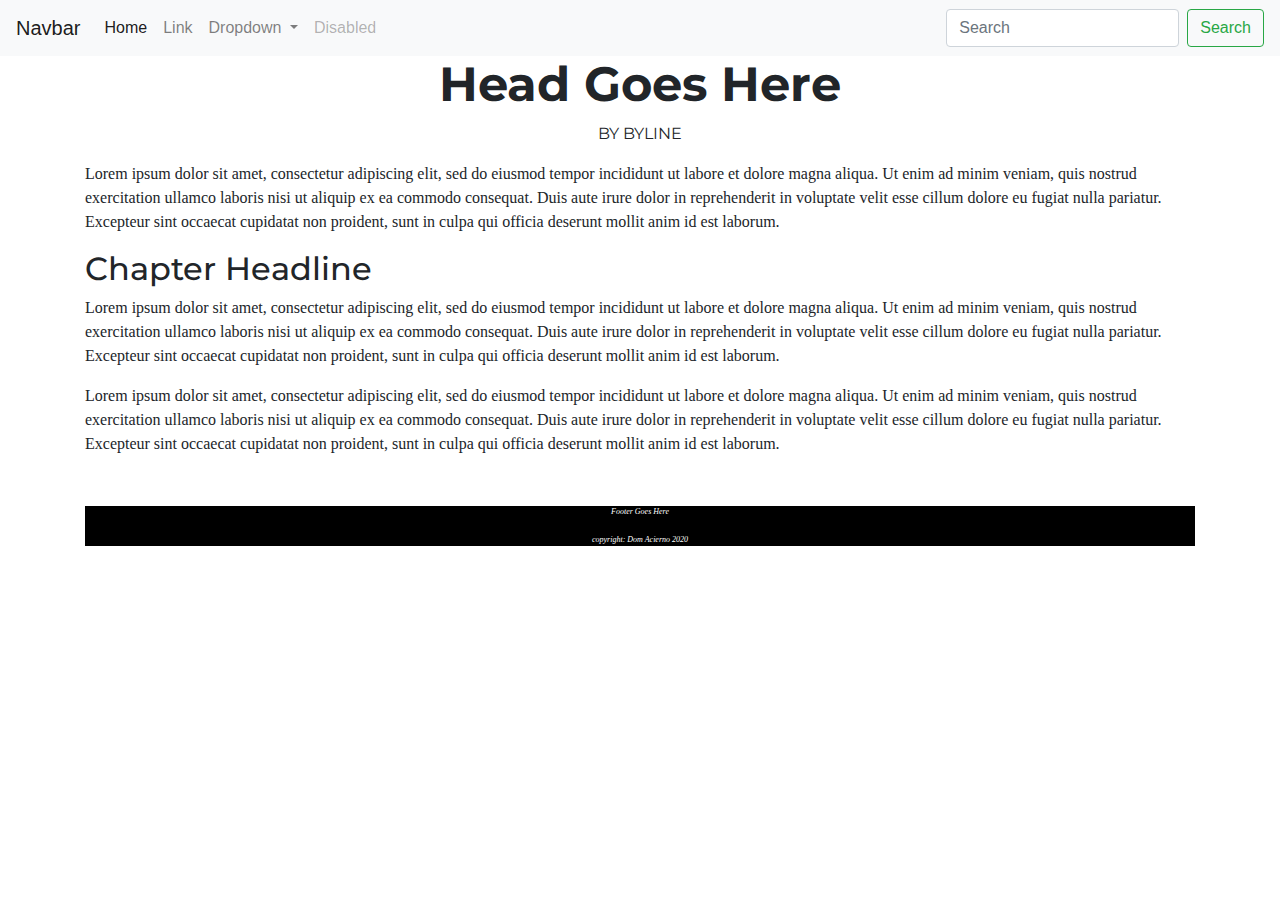
<file: html-frame/index.html>
<!doctype html>

<html lang="en">
<head>
  <meta charset="utf-8">
  <meta name="viewport" content="width=device-width, initial-scale=1, shrink-to-fit=no">

  <title>HTML frame</title>
  <meta name="description" content="template">
  <meta name="author" content="Dom Acierno">

  <!-- Bootstrap CSS -->
<link rel="stylesheet" href="https://stackpath.bootstrapcdn.com/bootstrap/4.4.1/css/bootstrap.min.css" integrity="sha384-Vkoo8x4CGsO3+Hhxv8T/Q5PaXtkKtu6ug5TOeNV6gBiFeWPGFN9MuhOf23Q9Ifjh" crossorigin="anonymous">

<!--my local stylesheet-->
<link rel="stylesheet" type="text/css" href="style.css">

<link href="https://fonts.googleapis.com/css2?family=Montserrat:wght@300;400;500;700;800;900&display=swap" rel="stylesheet">

</head>

<body>

  <!-- NavBar -->
  <nav class="navbar navbar-expand-lg navbar-light bg-light">
    <a class="navbar-brand" href="#">Navbar</a>
    <button class="navbar-toggler" type="button" data-toggle="collapse" data-target="#navbarSupportedContent" aria-controls="navbarSupportedContent" aria-expanded="false" aria-label="Toggle navigation">
      <span class="navbar-toggler-icon"></span>
    </button>

    <div class="collapse navbar-collapse" id="navbarSupportedContent">
      <ul class="navbar-nav mr-auto">
        <li class="nav-item active">
          <a class="nav-link" href="#">Home <span class="sr-only">(current)</span></a>
        </li>
        <li class="nav-item">
          <a class="nav-link" href="#">Link</a>
        </li>
        <li class="nav-item dropdown">
          <a class="nav-link dropdown-toggle" href="#" id="navbarDropdown" role="button" data-toggle="dropdown" aria-haspopup="true" aria-expanded="false">
            Dropdown
          </a>
          <div class="dropdown-menu" aria-labelledby="navbarDropdown">
            <a class="dropdown-item" href="#">Action</a>
            <a class="dropdown-item" href="#">Another action</a>
            <div class="dropdown-divider"></div>
            <a class="dropdown-item" href="#">Something else here</a>
          </div>
        </li>
        <li class="nav-item">
          <a class="nav-link disabled" href="#" tabindex="-1" aria-disabled="true">Disabled</a>
        </li>
      </ul>
      <form class="form-inline my-2 my-lg-0">
        <input class="form-control mr-sm-2" type="search" placeholder="Search" aria-label="Search">
        <button class="btn btn-outline-success my-2 my-sm-0" type="submit">Search</button>
      </form>
    </div>
  </nav>
  <!-- End NavBar -->

<div class="container">
  <h1 id="headline">Head Goes Here</h1>

    <p id="byline">By Byline</p>

    <p>Lorem ipsum dolor sit amet, consectetur adipiscing elit, sed do eiusmod tempor incididunt ut labore et dolore magna aliqua. Ut enim ad minim veniam, quis nostrud exercitation ullamco laboris nisi ut aliquip ex ea commodo consequat. Duis aute irure dolor in reprehenderit in voluptate velit esse cillum dolore eu fugiat nulla pariatur. Excepteur sint occaecat cupidatat non proident, sunt in culpa qui officia deserunt mollit anim id est laborum.</p>

  <div class="chapter">
    <h2 id="chapter headline">Chapter Headline</h2>

      <p>Lorem ipsum dolor sit amet, consectetur adipiscing elit, sed do eiusmod tempor incididunt ut labore et dolore magna aliqua. Ut enim ad minim veniam, quis nostrud exercitation ullamco laboris nisi ut aliquip ex ea commodo consequat. Duis aute irure dolor in reprehenderit in voluptate velit esse cillum dolore eu fugiat nulla pariatur. Excepteur sint occaecat cupidatat non proident, sunt in culpa qui officia deserunt mollit anim id est laborum.</p>

      <p>Lorem ipsum dolor sit amet, consectetur adipiscing elit, sed do eiusmod tempor incididunt ut labore et dolore magna aliqua. Ut enim ad minim veniam, quis nostrud exercitation ullamco laboris nisi ut aliquip ex ea commodo consequat. Duis aute irure dolor in reprehenderit in voluptate velit esse cillum dolore eu fugiat nulla pariatur. Excepteur sint occaecat cupidatat non proident, sunt in culpa qui officia deserunt mollit anim id est laborum.</p>

  </div>



<footer>
    <p>Footer Goes Here</p>
    <p>copyright: Dom Acierno 2020</p>
</footer>









</div>

  <!-- jQuery first, then Popper.js, then Bootstrap JS -->
  <script src="https://code.jquery.com/jquery-3.4.1.slim.min.js" integrity="sha384-J6qa4849blE2+poT4WnyKhv5vZF5SrPo0iEjwBvKU7imGFAV0wwj1yYfoRSJoZ+n" crossorigin="anonymous"></script>
  <script src="https://cdn.jsdelivr.net/npm/popper.js@1.16.0/dist/umd/popper.min.js" integrity="sha384-Q6E9RHvbIyZFJoft+2mJbHaEWldlvI9IOYy5n3zV9zzTtmI3UksdQRVvoxMfooAo" crossorigin="anonymous"></script>
  <script src="https://stackpath.bootstrapcdn.com/bootstrap/4.4.1/js/bootstrap.min.js" integrity="sha384-wfSDF2E50Y2D1uUdj0O3uMBJnjuUD4Ih7YwaYd1iqfktj0Uod8GCExl3Og8ifwB6" crossorigin="anonymous"></script>



</body>
</html>
</file>
<file: climate-crisis-story/style.css>
.overlay{
  position: absolute;
  width: 250px;
  height: 175px;
  padding: 50px;
  top:10%;
  left: 5%;
  background-color:#000;
  opacity: .7;
}

.phrase{
    font-weight: bold;
    font-family: 'Montserrat', sans-serif;
    color: white;
    margin: 0 auto;
    margin-top: -35px;
    font-size: 20px;
}

.title-main{
  font-size: 5em;
  margin: 0 auto;
  position: absolute;
  top: 70%;
  left: 30%;
  padding-bottom: 50px;
}

.hero{
  opacity: .5;
  width: 100%;
}

#headline{
  font-size: 4em;
  font-weight: 700;
  text-align: center;
  font-family: 'Montserrat', sans-serif;
}

#byline{
  font-size: 1em;
  font-family: 'Montserrat', sans-serif;
  text-transform: uppercase;
  text-align: center;
  margin-bottom: 50px;
}

p{
  font-size: 1.25em;
  font-family: Georgia, serif;
  line-height: 180%
}

.chapter{
  font-family: 'Montserrat', sans-serif;
  margin-bottom: : 15px;
}

h2{
  color:red;
  margin-top: 60px;
}

#mentions{
  font-style: italic;
}
.center{
  display: block;
  margin-left: auto;
  margin-right: auto;
}

.pull-quote{
  text-align: center;
}

blockquote{
  font-family: Georgia, serif;
  font-size: 1.5em;
  font-style: italic;
  width: 500px;
  margin: 0.25em 0;
  padding: 1em 40px;
  line-height: 1.45;
  position:relative;
  color: black;
  display: inline-block;
}

blockquote::before{
  font-family: Georgia, serif;
    position: absolute;
    font-size: 6em;
    line-height: 1;
    top: 0;
    left: -20px;
    content: "\201C";
    color: red;
}

blockquote::after{
  font-family: Georgia, serif;
    position: absolute;
    float:right;
    font-size:6em;
    line-height: 1;
    right:50;
    bottom:-0.5em;
    content: "\201D";
    color:red;
}

h3{
  color: #999999;
  font-size: 14px;
  display: block;
  margin-top: 0px;
  margin-bottom: 30px;
}

.graphics{
  margin-top: 20px;
  margin-bottom: 20px;
}

.image-container{
  position: relative;
}

.hero-image{
  width: 100%;
}

#sidebar{
  font-size: 1em;
  font-family: georgia, serif;
  padding-left: 150px;
  padding-right: 150px;
  padding-top: 20px;
  padding-bottom: 10px;
  border-top: 8px dashed red;
  border-bottom: 8px dashed red;
  margin-top: 60px;
}

h4{
  font-weight: 200px;
  text-align: center;
}

li{
  margin-top: 10px;
}

.red{
  color: red;
}

a:link{
  font-style: italic;
}

a:visited{
  color: red;
}

a:hover{
  color: orange;
}

@media (max-width:900px) {
  .title-main{
    font-size: 2em;
  }
}
</file>
<file: html-frame/style.css>
#headline{
  font-size: 3em;
  font-weight: 700;
  text-align: center;
  font-family: 'Montserrat', sans-serif;
}

#byline{
  font-size: 1em;
  font-family: 'Montserrat', sans-serif;
  text-transform: uppercase;
  text-align: center;
}

p{
  font-family: Georgia, serif;
  line-height: 180%
  font-size: 1em;
}

.chapter{
  font-family: 'Montserrat', sans-serif;
  margin-bottom: : 15px;
}

.center{
  display: block;
  margin-left: auto;
  margin-right: auto;
}

footer{
  margin-top: 50px;
  color: white;
  background-color: black;
  font-size: .5em;
  font-style: italic;
  text-align: center;

}
</file>
